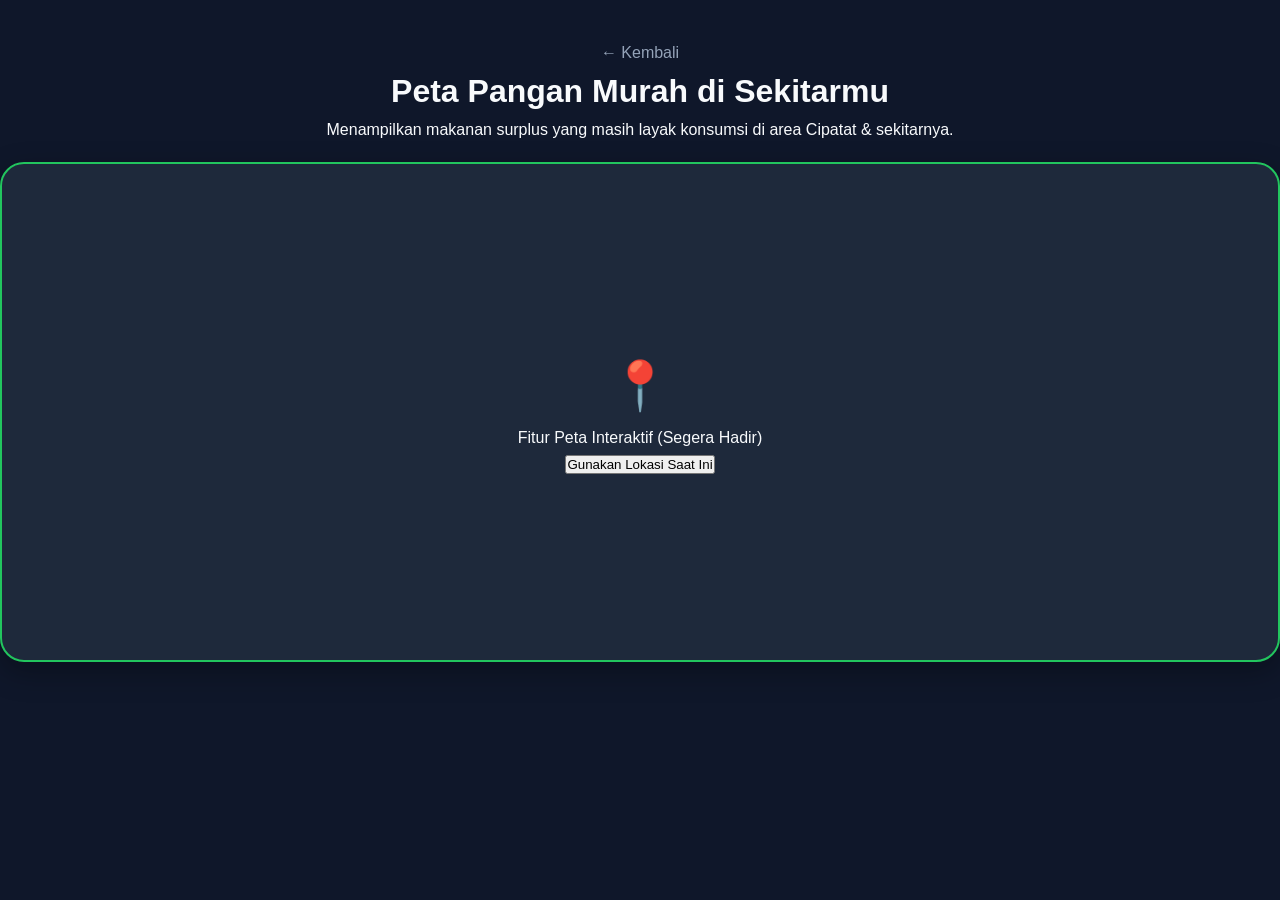
<file: map.html>
<!DOCTYPE html>
<html lang="id">
<head>
    <meta charset="UTF-8">
    <title>Cari Makanan Terdekat | Pangan Murah</title>
    <link rel="stylesheet" href="../style.css">
    <style>
        .map-container {
            padding: 40px 0;
            text-align: center;
        }
        .fake-map {
            width: 100%;
            height: 500px;
            background: #1e293b url('https://api.mapbox.com/styles/v1/mapbox/dark-v10/static/107.43, -6.83,12/1100x500?access_token=pk.xxx') center;
            border-radius: 24px;
            display: flex;
            align-items: center;
            justify-content: center;
            border: 2px solid var(--primary);
            margin-top: 20px;
        }
    </style>
</head>
<body style="background: var(--dark);">
    <div class="container map-container">
        <a href="../index.html" style="color: var(--text-muted); text-decoration: none;">← Kembali</a>
        <h1 class="mt-4">Peta Pangan Murah di Sekitarmu</h1>
        <p>Menampilkan makanan surplus yang masih layak konsumsi di area Cipatat & sekitarnya.</p>
        
        <div class="fake-map shadow">
            <div class="text-center">
                <span style="font-size: 3rem;">📍</span>
                <p class="fw-bold">Fitur Peta Interaktif (Segera Hadir)</p>
                <button class="btn-primary">Gunakan Lokasi Saat Ini</button>
            </div>
        </div>
    </div>
</body>
</html>
</file>
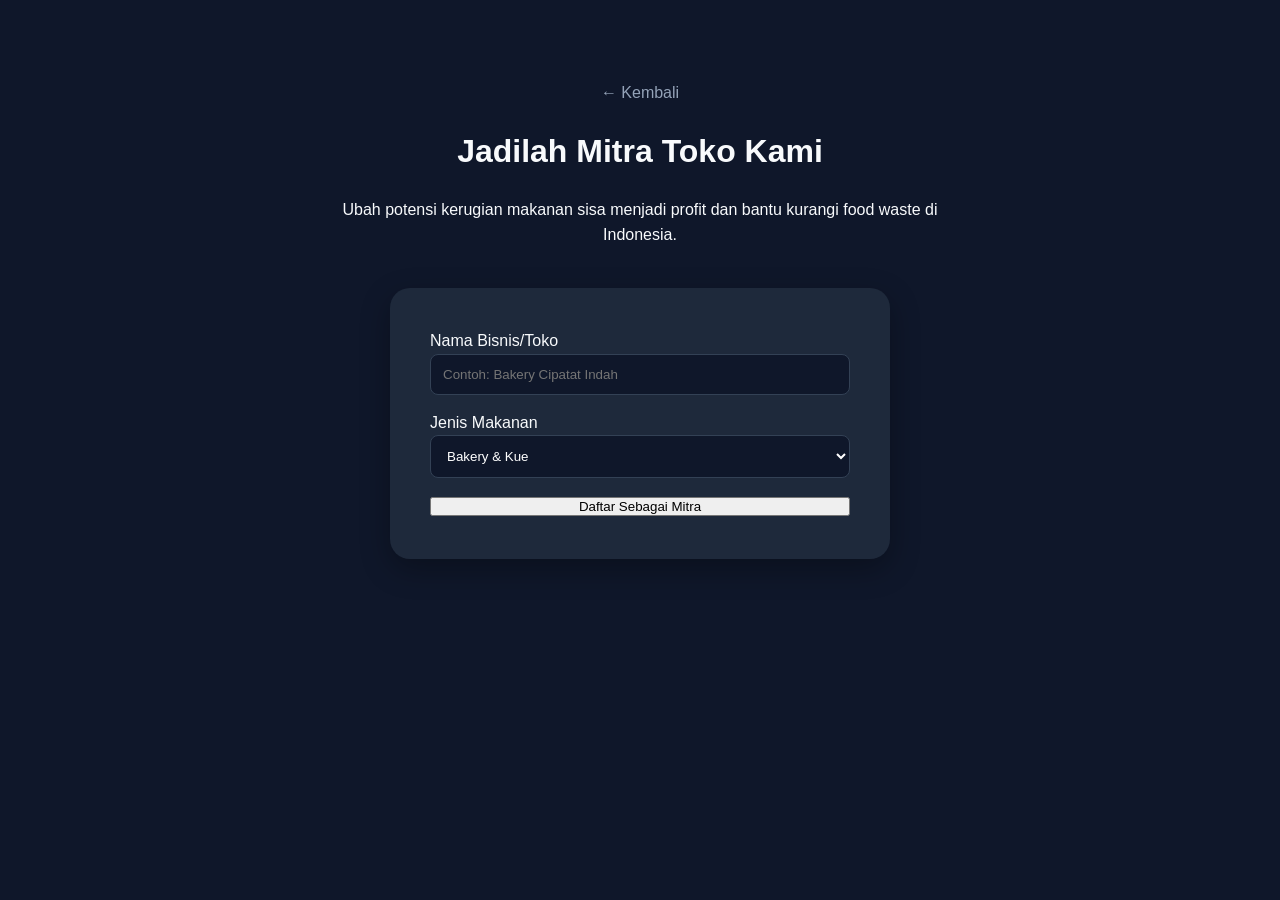
<file: partnership.html>
<!DOCTYPE html>
<html lang="id">
<head>
    <meta charset="UTF-8">
    <title>Kemitraan Restoran | Pangan Murah</title>
    <link rel="stylesheet" href="../style.css">
</head>
<body style="background: var(--dark);">
    <div class="container" style="padding: 80px 20px; text-align: center;">
        <a href="../index.html" style="color: var(--text-muted); text-decoration: none;">← Kembali</a>
        <h1 style="margin: 20px 0;">Jadilah Mitra Toko Kami</h1>
        <p style="max-width: 600px; margin: 0 auto 40px;">Ubah potensi kerugian makanan sisa menjadi profit dan bantu kurangi food waste di Indonesia.</p>
        
        <div class="cta-form shadow" style="max-width: 500px; margin: 0 auto; text-align: left;">
            <form>
                <div style="margin-bottom: 15px;">
                    <label>Nama Bisnis/Toko</label>
                    <input type="text" placeholder="Contoh: Bakery Cipatat Indah" style="width: 100%; padding: 12px; border-radius: 8px; border: 1px solid #334155; background: #0f172a; color: white;">
                </div>
                <div style="margin-bottom: 15px;">
                    <label>Jenis Makanan</label>
                    <select style="width: 100%; padding: 12px; border-radius: 8px; border: 1px solid #334155; background: #0f172a; color: white;">
                        <option>Bakery & Kue</option>
                        <option>Restoran/Catering</option>
                        <option>Supermarket</option>
                    </select>
                </div>
                <button type="submit" class="btn-primary" style="width: 100%;">Daftar Sebagai Mitra</button>
            </form>
        </div>
    </div>
</body>
</html>
</file>
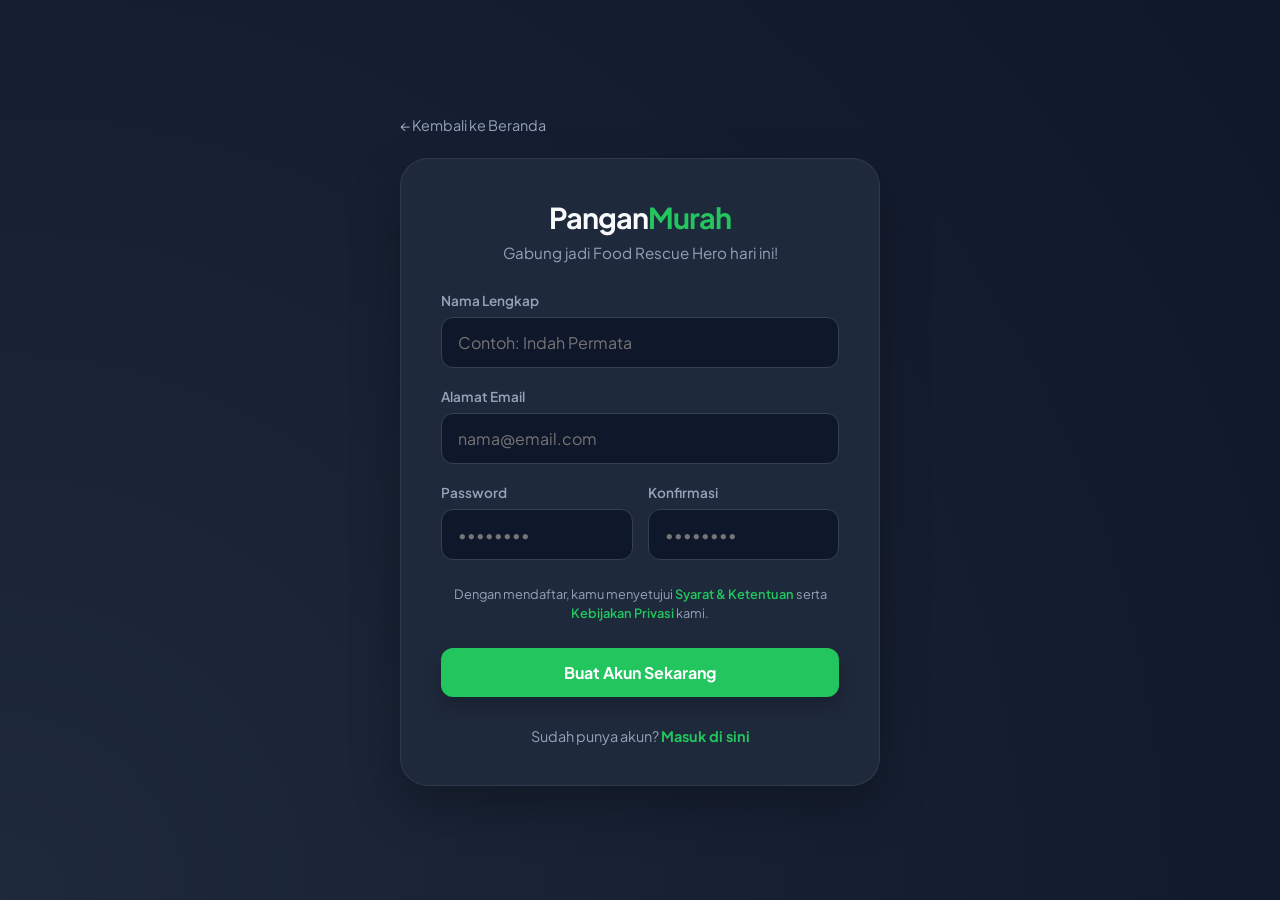
<file: register.html>
<!DOCTYPE html>
<html lang="id">
<head>
    <meta charset="UTF-8">
    <meta name="viewport" content="width=device-width, initial-scale=1.0">
    <title>Daftar Akun | Pangan Murah</title>
    <link href="https://fonts.googleapis.com/css2?family=Plus+Jakarta+Sans:wght@400;600;700&display=swap" rel="stylesheet">
    
    <style>
        /* --- Design System (Variabel Warna) --- */
        :root {
            --primary: #22C55E;   /* Rescue Green */
            --secondary: #F97316; /* Fresh Orange */
            --dark: #0F172A;      /* Dark Slate */
            --surface: #1E293B;   /* Card Background */
            --text-light: #F8FAFC;
            --text-muted: #94A3B8;
        }

        /* --- Global Reset --- */
        * {
            margin: 0;
            padding: 0;
            box-sizing: border-box;
            font-family: 'Plus Jakarta Sans', sans-serif;
        }

        body {
            display: flex;
            align-items: center;
            justify-content: center;
            min-height: 100vh;
            background: radial-gradient(circle at bottom left, #1e293b, #0f172a);
            color: var(--text-light);
            padding: 20px;
        }

        /* --- Container --- */
        .register-container {
            width: 100%;
            max-width: 480px; /* Sedikit lebih lebar untuk input row */
        }

        .register-box {
            background: var(--surface);
            padding: 40px;
            border-radius: 28px;
            border: 1px solid rgba(255,255,255,0.08);
            box-shadow: 0 20px 50px rgba(0,0,0,0.3);
            text-align: center;
        }

        /* --- Logo & Back Link --- */
        .logo {
            font-size: 1.8rem;
            font-weight: 700;
            letter-spacing: -1px;
            margin-bottom: 8px;
        }
        .logo span { color: var(--primary); }

        .back-link {
            display: inline-block;
            margin-bottom: 24px;
            color: var(--text-muted);
            text-decoration: none;
            font-size: 0.9rem;
            transition: 0.3s;
        }
        .back-link:hover { color: var(--primary); transform: translateX(-5px); }

        /* --- Form Elements --- */
        .input-row {
            display: flex;
            gap: 15px;
            margin-bottom: 5px; /* Menyesuaikan jarak karena margin-bottom ada di input-group */
        }

        .input-group { 
            margin-bottom: 20px; 
            text-align: left; 
            flex: 1;
        }

        .input-group label { 
            display: block; 
            margin-bottom: 8px; 
            font-size: 0.85rem; 
            color: var(--text-muted); 
            font-weight: 600;
        }

        .input-group input {
            width: 100%;
            padding: 14px 16px;
            border-radius: 12px;
            border: 1px solid #334155;
            background: #0f172a;
            color: white;
            outline: none;
            font-size: 1rem;
            transition: 0.3s;
        }

        .input-group input:focus { 
            border-color: var(--primary); 
            box-shadow: 0 0 0 4px rgba(34, 197, 94, 0.1);
        }

        /* --- Terms & Buttons --- */
        .terms-text {
            font-size: 0.8rem;
            color: var(--text-muted);
            margin-bottom: 25px;
            line-height: 1.5;
        }
        .terms-text a { color: var(--primary); text-decoration: none; font-weight: 600; }

        .btn-full { 
            width: 100%; 
            padding: 14px;
            border-radius: 12px;
            font-weight: 700;
            font-size: 1rem;
            cursor: pointer;
            transition: 0.3s;
            border: none;
            background: var(--primary);
            color: white;
            box-shadow: 0 10px 20px rgba(0,0,0,0.2);
        }

        .btn-full:hover {
            background: #16a34a;
            transform: translateY(-2px);
            box-shadow: 0 10px 20px rgba(34, 197, 94, 0.2);
        }

        /* --- Footer Link --- */
        .login-link {
            margin-top: 30px;
            font-size: 0.9rem;
            color: var(--text-muted);
        }
        .login-link a {
            color: var(--primary);
            text-decoration: none;
            font-weight: 700;
        }
        .login-link a:hover {
            text-decoration: underline;
        }
    </style>
</head>
<body>

    <div class="register-container">
        <a href="index.html" class="back-link">← Kembali ke Beranda</a>
        
        <div class="register-box">
            <div class="logo">Pangan<span>Murah</span></div>
            <p style="color: var(--text-muted); margin-bottom: 30px; font-size: 0.95rem;">
                Gabung jadi Food Rescue Hero hari ini!
            </p>

            <form action="#">
                <div class="input-group">
                    <label>Nama Lengkap</label>
                    <input type="text" placeholder="Contoh: Indah Permata" required>
                </div>

                <div class="input-group">
                    <label>Alamat Email</label>
                    <input type="email" placeholder="nama@email.com" required>
                </div>
                
                <div class="input-row">
                    <div class="input-group">
                        <label>Password</label>
                        <input type="password" placeholder="••••••••" required>
                    </div>
                    <div class="input-group">
                        <label>Konfirmasi</label>
                        <input type="password" placeholder="••••••••" required>
                    </div>
                </div>

                <p class="terms-text">
                    Dengan mendaftar, kamu menyetujui <a href="#">Syarat & Ketentuan</a> serta <a href="#">Kebijakan Privasi</a> kami.
                </p>

                <button type="submit" class="btn-full">
                    Buat Akun Sekarang
                </button>
            </form>

            <p class="login-link">
                Sudah punya akun? <a href="login.html">Masuk di sini</a>
            </p>
        </div>
    </div>

</body>
</html>
</file>
<file: style.css>
/* --- Root Variables --- */
:root {
    --primary: #22C55E;   /* Rescue Green */
    --secondary: #F97316; /* Fresh Orange */
    --dark: #0F172A;      /* Dark Slate */
    --surface: #1E293B;   /* Card Background */
    --text-light: #F8FAFC;
    --text-muted: #94A3B8;
}

/* --- Global Styles --- */
* {
    margin: 0; padding: 0; box-sizing: border-box;
}

body {
    font-family: 'Plus Jakarta Sans', sans-serif;
    background-color: var(--dark);
    color: var(--text-light);
    line-height: 1.6;
    overflow-x: hidden;
}

.shadow { box-shadow: 0 10px 30px rgba(0,0,0,0.3); }

/* --- Navigation Custom --- */
.navbar-dark-custom {
    background-color: #0F172A !important;
    border-bottom: 1px solid rgba(255,255,255,0.05);
    padding: 10px 0;
}

.logo-custom {
    font-size: 1.6rem;
    font-weight: 700;
    color: #fff;
    text-decoration: none;
    letter-spacing: -1px;
}

.logo-custom span { color: var(--primary); }

.navbar-dark-custom .nav-link {
    color: var(--text-light) !important;
    font-weight: 500;
    margin-left: 20px;
    transition: 0.3s;
}

.navbar-dark-custom .nav-link:hover {
    color: var(--primary) !important;
}

/* Tombol Masuk/Daftar Kustom */
.btn-primary-custom {
    background-color: var(--primary);
    color: white !important;
    padding: 10px 24px;
    border-radius: 12px;
    text-decoration: none;
    font-weight: 700;
    display: inline-block;
    transition: 0.3s;
    border: none;
}

.btn-primary-custom:hover {
    background-color: #16a34a;
    transform: translateY(-2px);
}

/* --- Hero Section --- */
.hero {
    display: flex;
    align-items: center;
    padding: 80px 0;
    gap: 50px;
}

.hero-content h1 {
    font-size: 3.2rem;
    font-weight: 800;
    margin-bottom: 20px;
    line-height: 1.2;
}

.highlight { color: var(--secondary); }

.hero-image { position: relative; }
.main-img { width: 100%; border-radius: 30px; border: 5px solid var(--surface); }

.badge-discount {
    position: absolute; top: -10px; right: -10px;
    background: var(--secondary);
    padding: 10px 20px; border-radius: 50px;
    font-weight: 800; transform: rotate(10deg);
}

/* --- Features --- */
.features-bg { background-color: #0b1120; padding: 80px 0; }
.features-grid {
    display: grid;
    grid-template-columns: repeat(auto-fit, minmax(250px, 1fr));
    gap: 30px; margin-top: 50px;
}

.feature-card {
    background: var(--surface);
    padding: 30px; border-radius: 20px;
    text-align: left;
}

/* --- Testimonial & Form --- */
.testimonial-section {
    padding: 80px 0;
    display: grid; grid-template-columns: 1fr 1fr; gap: 40px;
}

.testimonial-card { background: var(--surface); padding: 40px; border-radius: 20px; }

.cta-form { background: var(--surface); padding: 40px; border-radius: 20px; }

.form-group-custom { display: flex; gap: 10px; margin-top: 20px; }
.form-group-custom input {
    flex: 1; padding: 12px; border-radius: 10px;
    border: 1px solid #334155; background: var(--dark); color: white;
}

/* --- Footer --- */
footer { background: #080d1a; padding: 60px 0 20px; border-top: 1px solid rgba(255,255,255,0.05); }
.footer-grid { display: grid; grid-template-columns: 2fr 1fr 1fr 1fr; gap: 30px; }
.footer-links-group ul { list-style: none; padding: 0; }
.footer-links-group ul li a { color: var(--text-muted); text-decoration: none; transition: 0.3s; }
.footer-links-group ul li a:hover { color: var(--primary); }
.social-icons a { margin-right: 10px; text-decoration: none; font-size: 1.2rem; }

/* --- MOBILE RESPONSIVE FIX --- */
@media (max-width: 991.98px) {
    /* 1. Navbar Mobile */
    .navbar-dark-custom {
        padding: 10px 0 !important; /* Mengurangi kegemukan navbar sesuai gambar inspeksi */
    }

    .navbar-collapse {
        background: var(--surface); /* Memberi warna background pada menu dropdown agar tidak transparan */
        margin-top: 15px;
        padding: 20px;
        border-radius: 15px;
        border: 1px solid rgba(255, 255, 255, 0.1);
        box-shadow: 0 10px 30px rgba(0,0,0,0.5);
    }

    .navbar-nav .nav-link {
        margin-left: 0 !important;
        padding: 12px 0 !important;
        border-bottom: 1px solid rgba(255, 255, 255, 0.05);
    }

    .navbar-nav .nav-link:last-child {
        border-bottom: none;
    }

    /* 2. Hero Section Mobile */
    .hero {
        flex-direction: column-reverse; /* Gambar di atas, teks di bawah agar lebih fokus */
        text-align: center;
        padding: 40px 0;
        gap: 30px;
    }

    .hero-content h1 {
        font-size: 2.2rem; /* Ukuran teks judul lebih kecil supaya tidak memenuhi layar */
    }

    .hero-image img {
        max-width: 100%;
        height: auto;
    }

    /* 3. Button & Form Mobile */
    .btn-primary-custom {
        width: 100%; /* Tombol jadi full width agar mudah ditekan jempol */
        justify-content: center;
    }

    .form-group-custom {
        flex-direction: column; /* Input email dan tombol gabung jadi bertumpuk */
    }

    /* 4. Login & Register Box Mobile */
    .login-box, .register-box {
        padding: 25px !important; /* Mengurangi padding dalam agar box tidak terlalu sempit di layar HP */
        border-radius: 20px !important;
    }

    .input-row {
        flex-direction: column; /* Password dan Konfirmasi jadi atas-bawah */
        gap: 0;
    }
}
</file>
